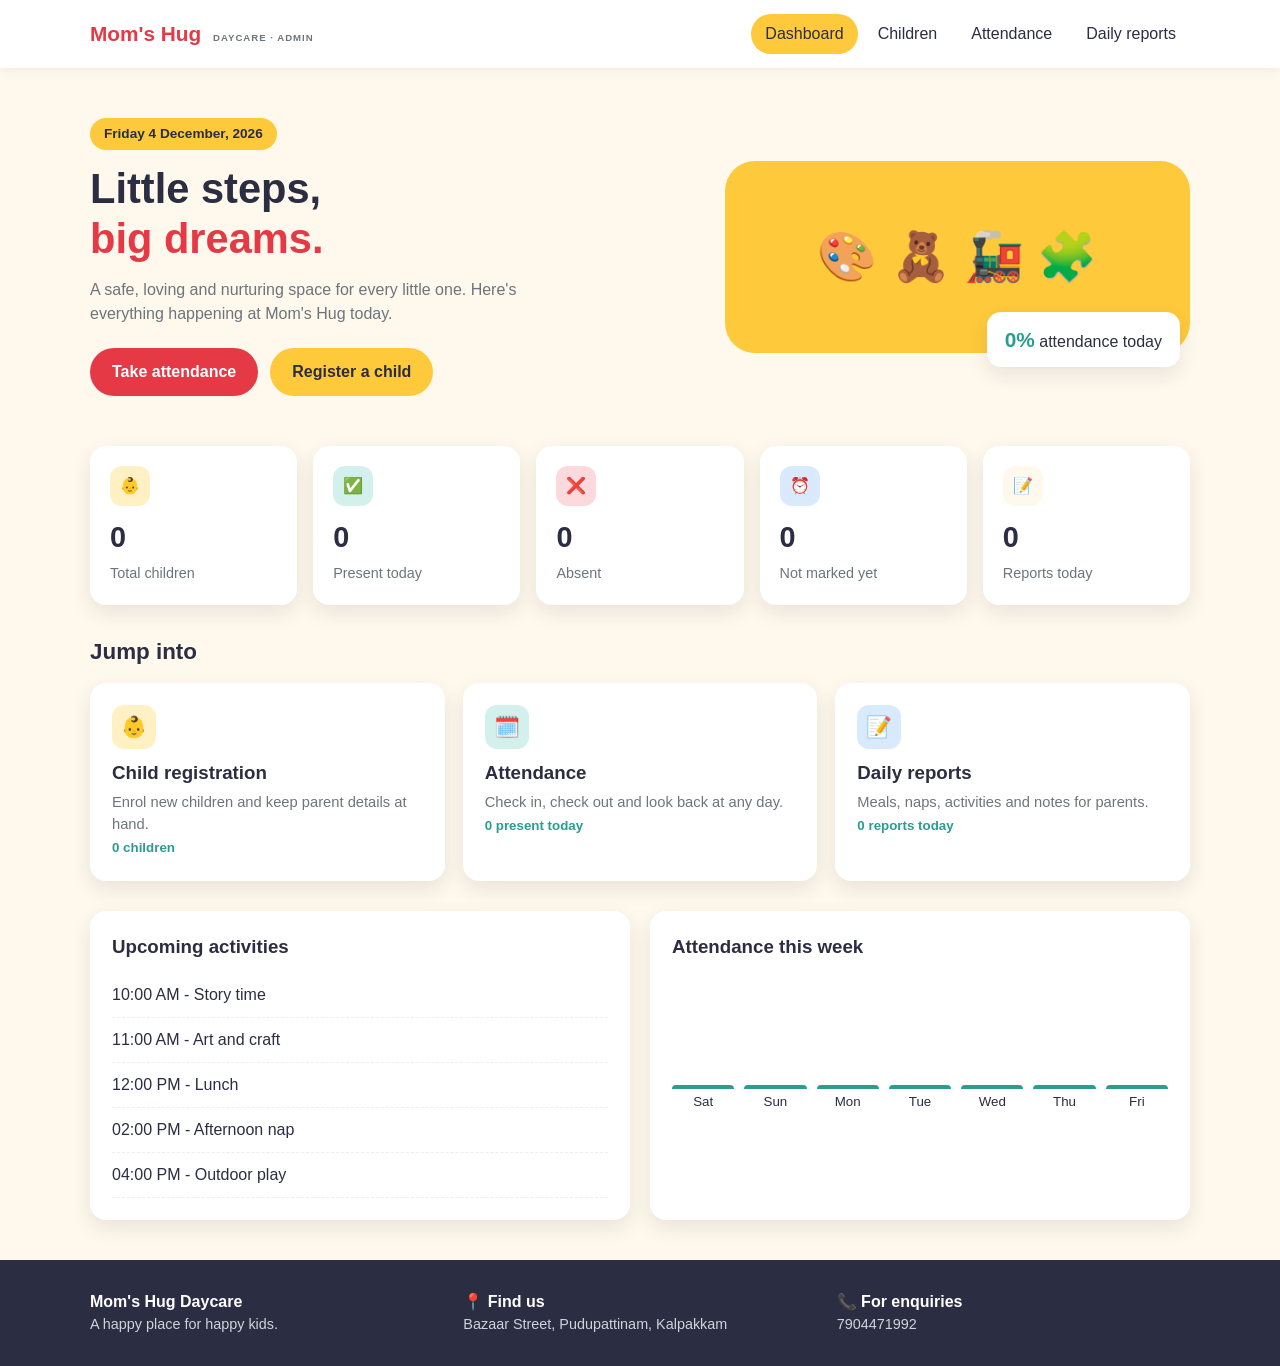
<file: index.html>
<!DOCTYPE html>
<html lang="en">
<head>
  <meta charset="UTF-8">
  <meta name="viewport" content="width=device-width, initial-scale=1.0">
  <title>Dashboard | Mom's Hug Daycare Admin</title>
  <link rel="stylesheet" href="dashboard.css">
</head>
<body>

  <header class="topbar">
    <div class="container topbar-inner">
      <a href="index.html" class="brand">Mom's Hug <small>DAYCARE · ADMIN</small></a>
      <button class="menu-btn" id="menuBtn" aria-label="Open menu">☰</button>
      <nav class="nav" id="nav">
        <a href="index.html" class="active">Dashboard</a>
        <a href="children.html">Children</a>
        <a href="attendance.html">Attendance</a>
        <a href="reports.html">Daily reports</a>
      </nav>
    </div>
  </header>

  <main class="container">
    <section class="hero">
      <div class="hero-text">
        <span class="pill-yellow" id="todayLabel"></span>
        <h1>Little steps,<br><span class="accent">big dreams.</span></h1>
        <p>A safe, loving and nurturing space for every little one. Here's everything happening at Mom's Hug today.</p>
        <div class="btn-row">
          <a href="attendance.html" class="btn btn-red">Take attendance</a>
          <a href="children.html" class="btn btn-yellow">Register a child</a>
        </div>
      </div>
      <div class="hero-art">
        <div class="hero-art-inner">🎨 🧸 🚂 🧩</div>
        <div class="float-badge"><strong id="pctBadge">0%</strong> attendance today</div>
      </div>
    </section>

    <div class="stats">
      <div class="stat"><span class="stat-icon yellow">👶</span><strong id="stTotal">0</strong><span>Total children</span></div>
      <div class="stat"><span class="stat-icon green">✅</span><strong id="stPresent">0</strong><span>Present today</span></div>
      <div class="stat"><span class="stat-icon red">❌</span><strong id="stAbsent">0</strong><span>Absent</span></div>
      <div class="stat"><span class="stat-icon blue">⏰</span><strong id="stNotMarked">0</strong><span>Not marked yet</span></div>
      <div class="stat"><span class="stat-icon">📝</span><strong id="stReports">0</strong><span>Reports today</span></div>
    </div>

    <h2 class="section-h">Jump into</h2>
    <div class="jump-grid">
      <a href="children.html" class="jump-card"><span class="jump-icon yellow">👶</span><h3>Child registration</h3><p>Enrol new children and keep parent details at hand.</p><small id="jumpChildren"></small></a>
      <a href="attendance.html" class="jump-card"><span class="jump-icon green">🗓️</span><h3>Attendance</h3><p>Check in, check out and look back at any day.</p><small id="jumpAttendance"></small></a>
      <a href="reports.html" class="jump-card"><span class="jump-icon blue">📝</span><h3>Daily reports</h3><p>Meals, naps, activities and notes for parents.</p><small id="jumpReports"></small></a>
    </div>

    <div class="two-col">
      <div class="card">
        <h3>Upcoming activities</h3>
        <ul class="schedule" id="schedule"></ul>
      </div>
      <div class="card">
        <h3>Attendance this week</h3>
        <div class="week-chart" id="weekChart"></div>
      </div>
    </div>
  </main>

  <footer class="footer">
    <div class="container footer-inner">
      <div><strong>Mom's Hug Daycare</strong><p>A happy place for happy kids.</p></div>
      <div><strong>📍 Find us</strong><p>Bazaar Street, Pudupattinam, Kalpakkam</p></div>
      <div><strong>📞 For enquiries</strong><p>7904471992</p></div>
    </div>
  </footer>

  <script src="dashboard.js"></script>
</body>
</html>
</file>
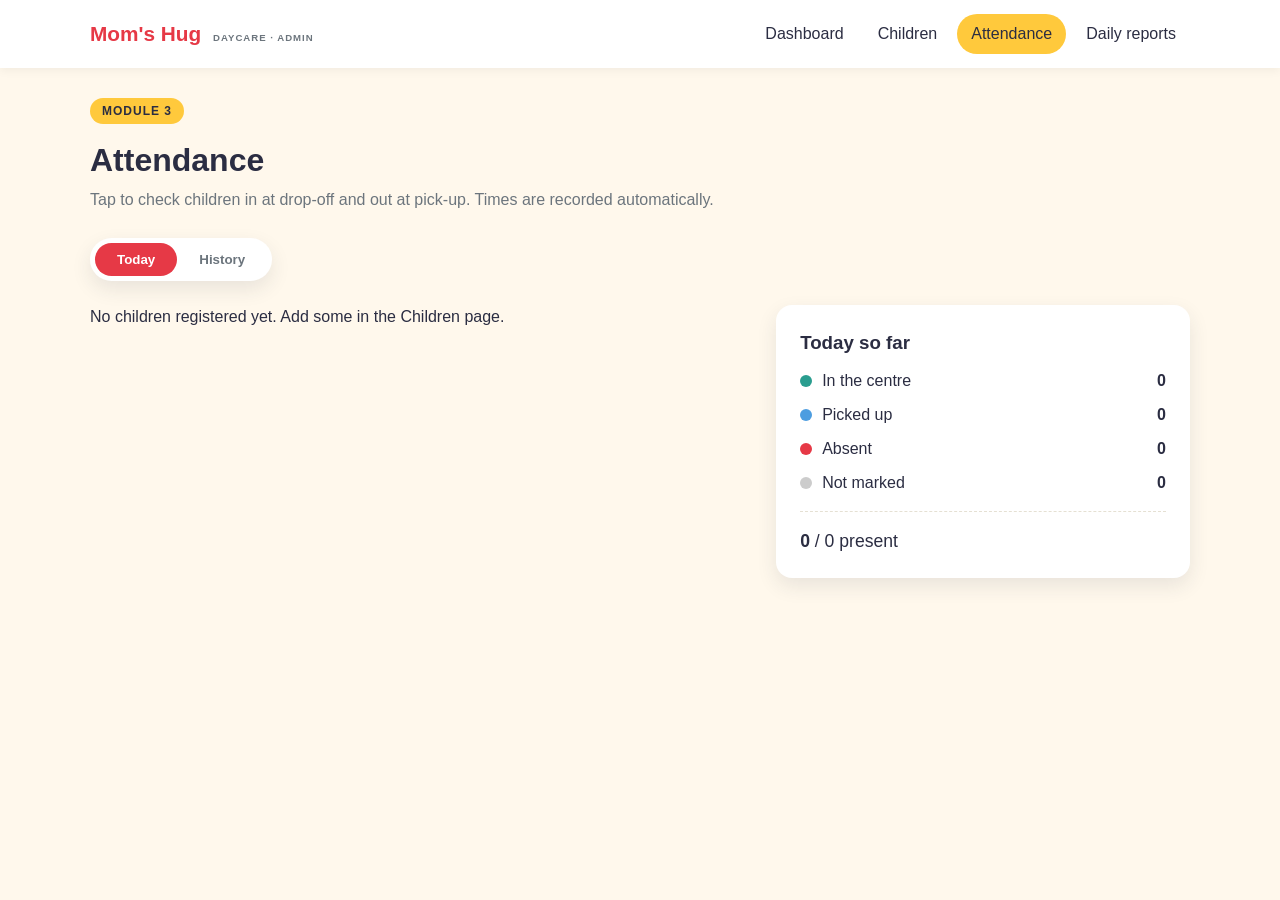
<file: attendance.html>
<!DOCTYPE html>
<html lang="en">
<head>
  <meta charset="UTF-8">
  <meta name="viewport" content="width=device-width, initial-scale=1.0">
  <title>Attendance | Mom's Hug Daycare Admin</title>
  <link rel="stylesheet" href="attendance.css">
</head>
<body>

  <header class="topbar">
    <div class="container topbar-inner">
      <a href="index.html" class="brand">Mom's Hug <small>DAYCARE · ADMIN</small></a>
      <button class="menu-btn" id="menuBtn" aria-label="Open menu">☰</button>
      <nav class="nav" id="nav">
        <a href="index.html">Dashboard</a>
        <a href="children.html">Children</a>
        <a href="attendance.html" class="active">Attendance</a>
        <a href="reports.html">Daily reports</a>
      </nav>
    </div>
  </header>

  <main class="container">
    <span class="module-tag">MODULE 3</span>
    <h1 class="page-title">Attendance</h1>
    <p class="page-sub">Tap to check children in at drop-off and out at pick-up. Times are recorded automatically.</p>

    <div class="tabs">
      <button class="tab active" data-tab="today">Today</button>
      <button class="tab" data-tab="history">History</button>
    </div>

    <!-- Today -->
    <div id="tab-today" class="two-col wide-left">
      <div class="att-list" id="attList"></div>
      <aside class="card summary">
        <h3>Today so far</h3>
        <ul class="legend">
          <li><span class="dot green"></span>In the centre <b id="sCentre">0</b></li>
          <li><span class="dot blue"></span>Picked up <b id="sPicked">0</b></li>
          <li><span class="dot red"></span>Absent <b id="sAbsent">0</b></li>
          <li><span class="dot grey"></span>Not marked <b id="sNot">0</b></li>
        </ul>
        <hr>
        <p class="big"><strong id="sPresent">0</strong> / <span id="sTotal">0</span> present</p>
      </aside>
    </div>

    <!-- History -->
    <div id="tab-history" hidden>
      <div class="card">
        <h3>Last 7 days</h3>
        <div class="table-wrap">
          <table class="history-table" id="historyTable"></table>
        </div>
        <p class="legend-inline">
          <span class="dot green"></span>Present
          <span class="dot red"></span>Absent
          <span class="dot ring"></span>Not marked
        </p>
      </div>

      <div class="card">
        <div class="list-head">
          <h3>Day details</h3>
          <label class="inline-date">Date <input type="date" id="histDate"></label>
        </div>
        <p class="muted" id="daySummary"></p>
        <div class="table-wrap">
          <table class="day-table">
            <thead>
              <tr><th>Child</th><th>Status</th><th>Check in</th><th>Check out</th><th>Time at centre</th></tr>
            </thead>
            <tbody id="dayBody"></tbody>
          </table>
        </div>
      </div>
    </div>
  </main>

  <script src="attendance.js"></script>
</body>
</html>
</file>
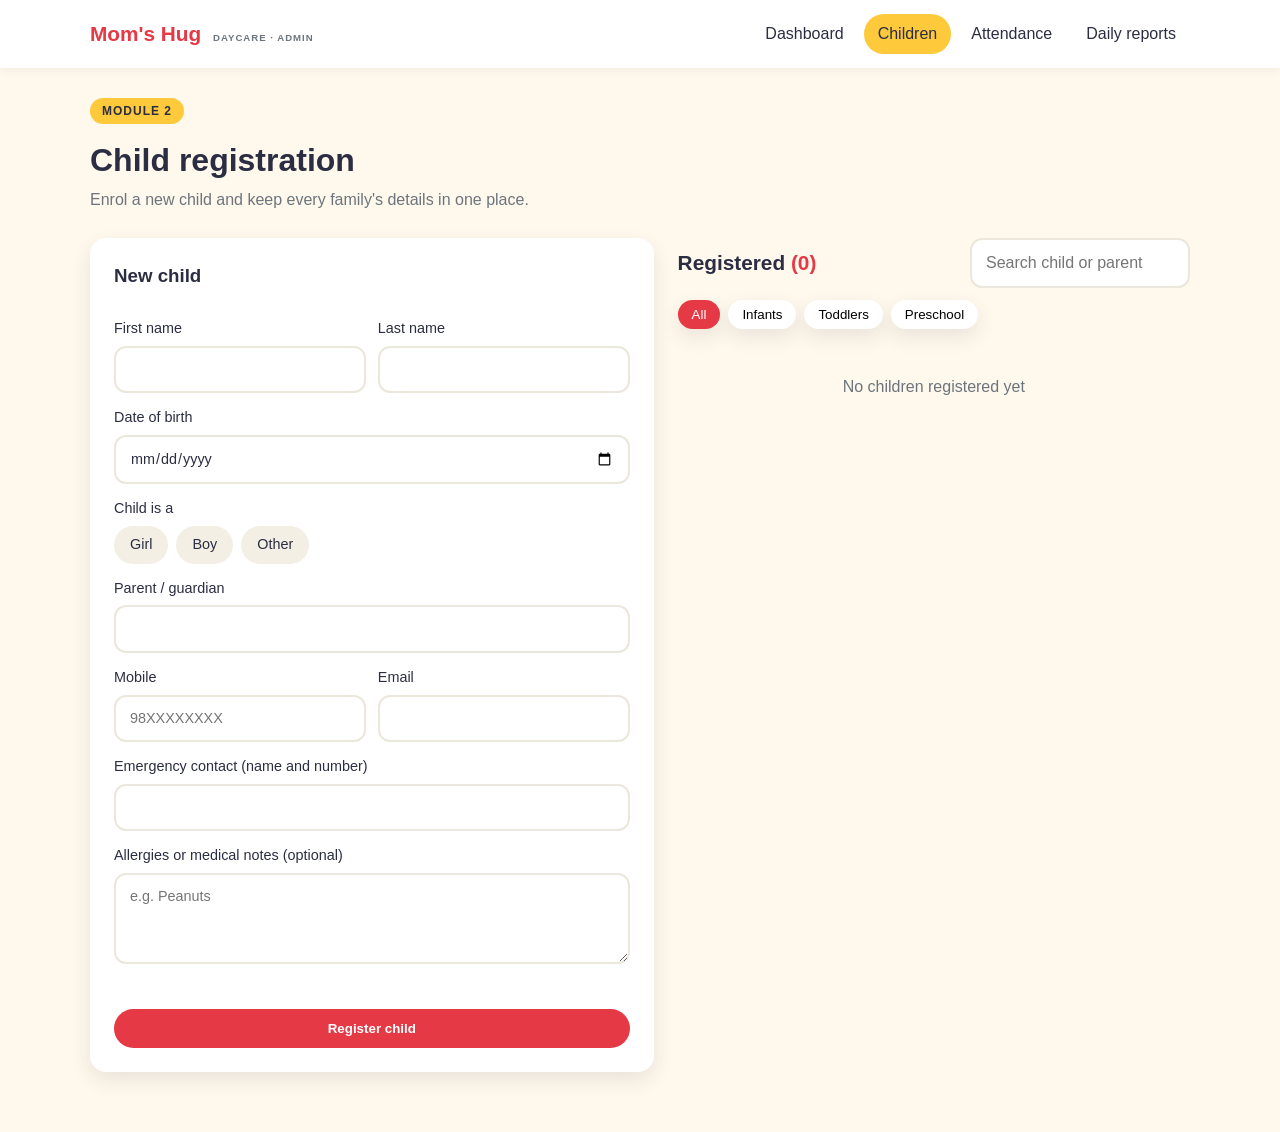
<file: children.html>
<!DOCTYPE html>
<html lang="en">
<head>
  <meta charset="UTF-8">
  <meta name="viewport" content="width=device-width, initial-scale=1.0">
  <title>Child Registration | Mom's Hug Daycare Admin</title>
  <link rel="stylesheet" href="children.css">
</head>
<body>

  <header class="topbar">
    <div class="container topbar-inner">
      <a href="index.html" class="brand">Mom's Hug <small>DAYCARE · ADMIN</small></a>
      <button class="menu-btn" id="menuBtn" aria-label="Open menu">☰</button>
      <nav class="nav" id="nav">
        <a href="index.html">Dashboard</a>
        <a href="children.html" class="active">Children</a>
        <a href="attendance.html">Attendance</a>
        <a href="reports.html">Daily reports</a>
      </nav>
    </div>
  </header>

  <main class="container">
    <span class="module-tag">MODULE 2</span>
    <h1 class="page-title">Child registration</h1>
    <p class="page-sub">Enrol a new child and keep every family's details in one place.</p>

    <div class="two-col wide-left">
      <form class="card" id="childForm" novalidate>
        <h3 class="form-title">New child</h3>
        <div class="field-row">
          <label>First name<input name="first" type="text" required></label>
          <label>Last name<input name="last" type="text" required></label>
        </div>
        <label>Date of birth<input name="dob" type="date" required></label>
        <fieldset class="radio-group">
          <legend>Child is a</legend>
          <label class="pill"><input type="radio" name="gender" value="Girl"><span>Girl</span></label>
          <label class="pill"><input type="radio" name="gender" value="Boy"><span>Boy</span></label>
          <label class="pill"><input type="radio" name="gender" value="Other"><span>Other</span></label>
        </fieldset>
        <label>Parent / guardian<input name="parent" type="text" required></label>
        <div class="field-row">
          <label>Mobile<input name="mobile" type="tel" placeholder="98XXXXXXXX" required></label>
          <label>Email<input name="email" type="email"></label>
        </div>
        <label>Emergency contact (name and number)<input name="emergency" type="text"></label>
        <label>Allergies or medical notes (optional)<textarea name="allergy" rows="3" placeholder="e.g. Peanuts"></textarea></label>
        <p class="error" id="childError"></p>
        <button type="submit" class="btn btn-red btn-block">Register child</button>
      </form>

      <div>
        <div class="list-head">
          <h2>Registered <span id="childCount" class="accent"></span></h2>
          <input type="search" id="childSearch" class="search" placeholder="Search child or parent">
        </div>
        <div class="filters" id="childFilters">
          <button class="chip active" data-group="all">All</button>
          <button class="chip" data-group="infants">Infants</button>
          <button class="chip" data-group="toddlers">Toddlers</button>
          <button class="chip" data-group="preschool">Preschool</button>
        </div>
        <div class="child-grid" id="childList"></div>
      </div>
    </div>
  </main>

  <script src="children.js"></script>
</body>
</html>
</file>
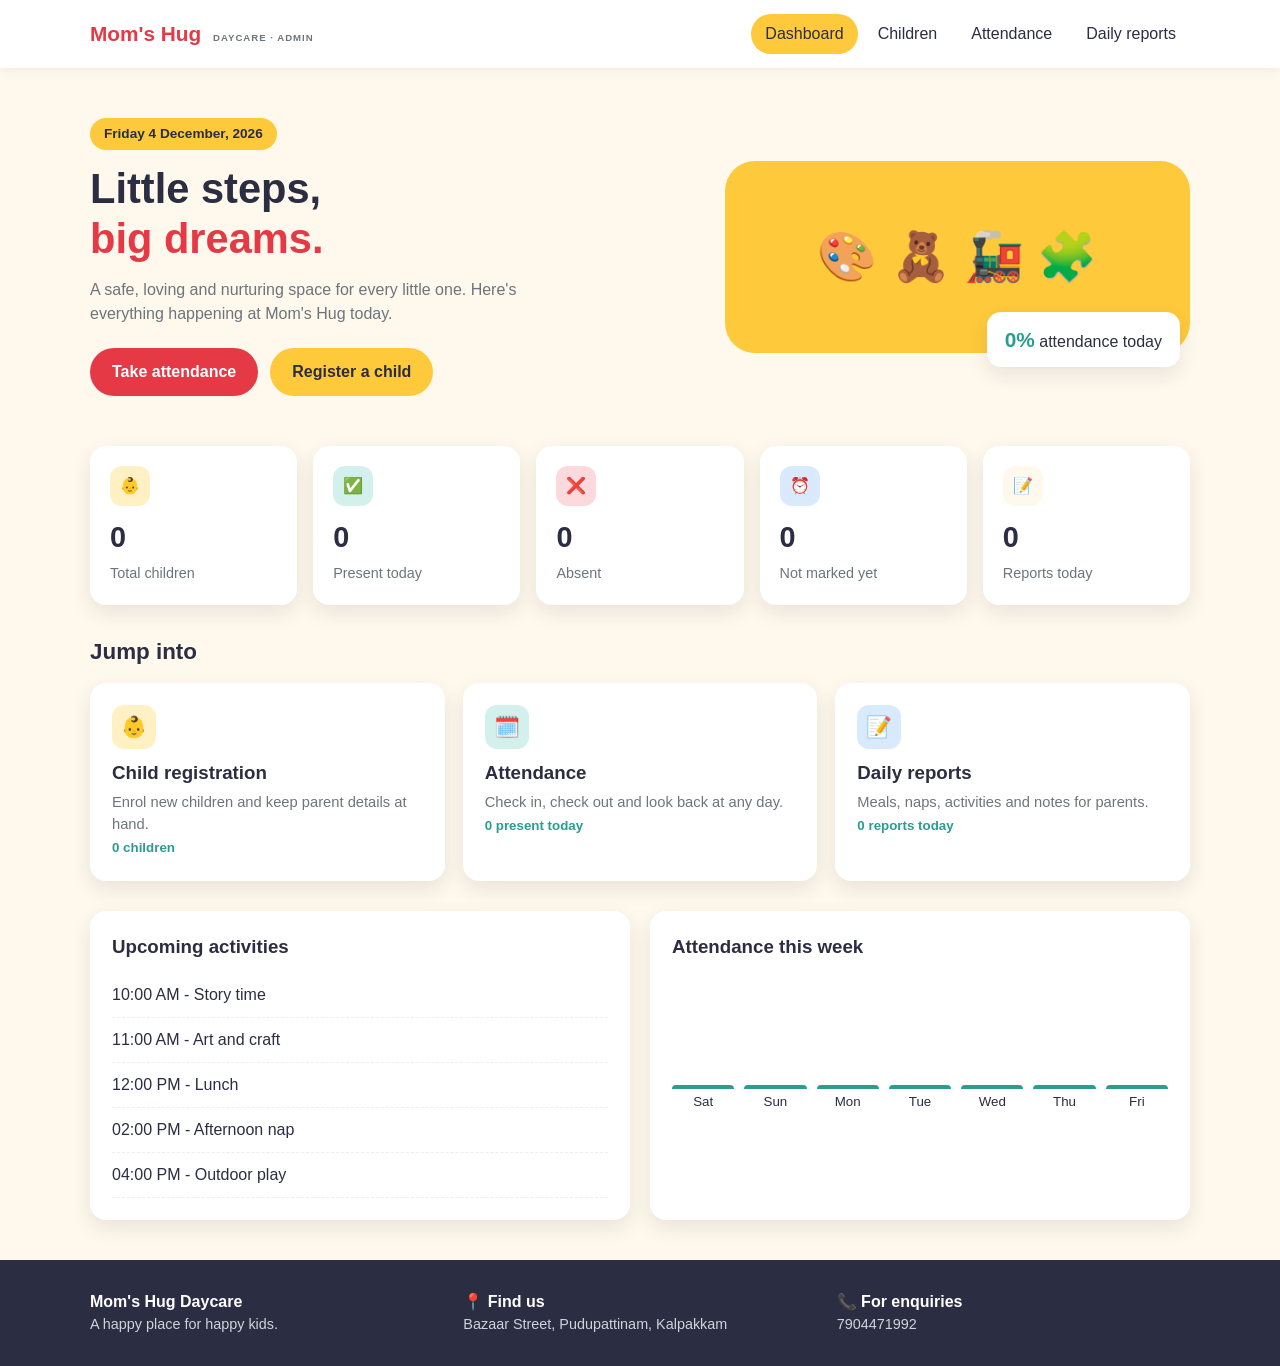
<file: dashboard.html>
<!DOCTYPE html>
<html lang="en">
<head>
  <meta charset="UTF-8">
  <meta name="viewport" content="width=device-width, initial-scale=1.0">
  <title>Dashboard | Mom's Hug Daycare Admin</title>
  <link rel="stylesheet" href="dashboard.css">
</head>
<body>

  <header class="topbar">
    <div class="container topbar-inner">
      <a href="dashboard.html" class="brand">Mom's Hug <small>DAYCARE · ADMIN</small></a>
      <button class="menu-btn" id="menuBtn" aria-label="Open menu">☰</button>
      <nav class="nav" id="nav">
        <a href="dashboard.html" class="active">Dashboard</a>
        <a href="children.html">Children</a>
        <a href="attendance.html">Attendance</a>
        <a href="reports.html">Daily reports</a>
      </nav>
    </div>
  </header>

  <main class="container">
    <section class="hero">
      <div class="hero-text">
        <span class="pill-yellow" id="todayLabel"></span>
        <h1>Little steps,<br><span class="accent">big dreams.</span></h1>
        <p>A safe, loving and nurturing space for every little one. Here's everything happening at Mom's Hug today.</p>
        <div class="btn-row">
          <a href="attendance.html" class="btn btn-red">Take attendance</a>
          <a href="children.html" class="btn btn-yellow">Register a child</a>
        </div>
      </div>
      <div class="hero-art">
        <div class="hero-art-inner">🎨 🧸 🚂 🧩</div>
        <div class="float-badge"><strong id="pctBadge">0%</strong> attendance today</div>
      </div>
    </section>

    <div class="stats">
      <div class="stat"><span class="stat-icon yellow">👶</span><strong id="stTotal">0</strong><span>Total children</span></div>
      <div class="stat"><span class="stat-icon green">✅</span><strong id="stPresent">0</strong><span>Present today</span></div>
      <div class="stat"><span class="stat-icon red">❌</span><strong id="stAbsent">0</strong><span>Absent</span></div>
      <div class="stat"><span class="stat-icon blue">⏰</span><strong id="stNotMarked">0</strong><span>Not marked yet</span></div>
      <div class="stat"><span class="stat-icon">📝</span><strong id="stReports">0</strong><span>Reports today</span></div>
    </div>

    <h2 class="section-h">Jump into</h2>
    <div class="jump-grid">
      <a href="children.html" class="jump-card"><span class="jump-icon yellow">👶</span><h3>Child registration</h3><p>Enrol new children and keep parent details at hand.</p><small id="jumpChildren"></small></a>
      <a href="attendance.html" class="jump-card"><span class="jump-icon green">🗓️</span><h3>Attendance</h3><p>Check in, check out and look back at any day.</p><small id="jumpAttendance"></small></a>
      <a href="reports.html" class="jump-card"><span class="jump-icon blue">📝</span><h3>Daily reports</h3><p>Meals, naps, activities and notes for parents.</p><small id="jumpReports"></small></a>
    </div>

    <div class="two-col">
      <div class="card">
        <h3>Upcoming activities</h3>
        <ul class="schedule" id="schedule"></ul>
      </div>
      <div class="card">
        <h3>Attendance this week</h3>
        <div class="week-chart" id="weekChart"></div>
      </div>
    </div>
  </main>

  <footer class="footer">
    <div class="container footer-inner">
      <div><strong>Mom's Hug Daycare</strong><p>A happy place for happy kids.</p></div>
      <div><strong>📍 Find us</strong><p>Bazaar Street, Pudupattinam, Kalpakkam</p></div>
      <div><strong>📞 For enquiries</strong><p>7904471992</p></div>
    </div>
  </footer>

  <script src="dashboard.js"></script>
</body>
</html>
</file>
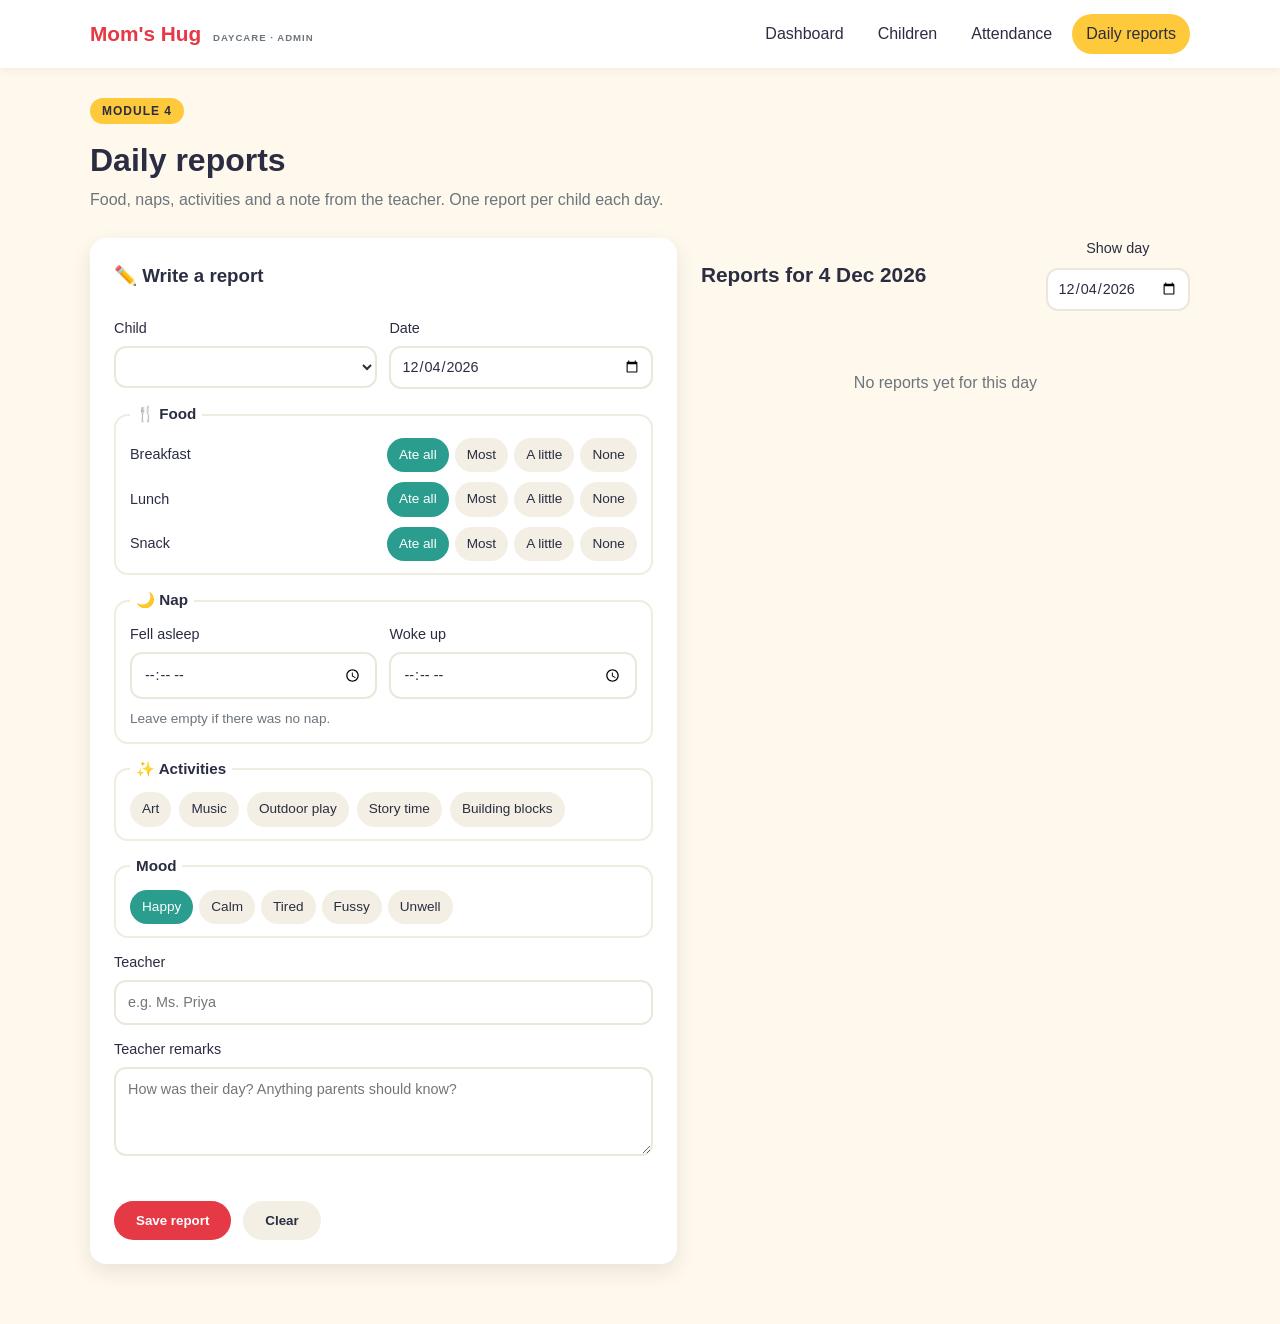
<file: reports.html>
<!DOCTYPE html>
<html lang="en">
<head>
  <meta charset="UTF-8">
  <meta name="viewport" content="width=device-width, initial-scale=1.0">
  <title>Daily Reports | Mom's Hug Daycare Admin</title>
  <link rel="stylesheet" href="reports.css">
</head>
<body>

  <header class="topbar">
    <div class="container topbar-inner">
      <a href="index.html" class="brand">Mom's Hug <small>DAYCARE · ADMIN</small></a>
      <button class="menu-btn" id="menuBtn" aria-label="Open menu">☰</button>
      <nav class="nav" id="nav">
        <a href="index.html">Dashboard</a>
        <a href="children.html">Children</a>
        <a href="attendance.html">Attendance</a>
        <a href="reports.html" class="active">Daily reports</a>
      </nav>
    </div>
  </header>

  <main class="container">
    <span class="module-tag">MODULE 4</span>
    <h1 class="page-title">Daily reports</h1>
    <p class="page-sub">Food, naps, activities and a note from the teacher. One report per child each day.</p>

    <div class="two-col wide-left">
      <form class="card" id="reportForm" novalidate>
        <h3 class="form-title">✏️ Write a report</h3>
        <div class="field-row">
          <label>Child
            <select name="childId" id="rChild" required></select>
          </label>
          <label>Date<input type="date" name="date" id="rDate" required></label>
        </div>

        <fieldset>
          <legend>🍴 Food</legend>
          <div class="meal-row">
            <span>Breakfast</span>
            <div class="seg">
              <label><input type="radio" name="breakfast" value="all" checked><span>Ate all</span></label>
              <label><input type="radio" name="breakfast" value="most"><span>Most</span></label>
              <label><input type="radio" name="breakfast" value="little"><span>A little</span></label>
              <label><input type="radio" name="breakfast" value="none"><span>None</span></label>
            </div>
          </div>
          <div class="meal-row">
            <span>Lunch</span>
            <div class="seg">
              <label><input type="radio" name="lunch" value="all" checked><span>Ate all</span></label>
              <label><input type="radio" name="lunch" value="most"><span>Most</span></label>
              <label><input type="radio" name="lunch" value="little"><span>A little</span></label>
              <label><input type="radio" name="lunch" value="none"><span>None</span></label>
            </div>
          </div>
          <div class="meal-row">
            <span>Snack</span>
            <div class="seg">
              <label><input type="radio" name="snack" value="all" checked><span>Ate all</span></label>
              <label><input type="radio" name="snack" value="most"><span>Most</span></label>
              <label><input type="radio" name="snack" value="little"><span>A little</span></label>
              <label><input type="radio" name="snack" value="none"><span>None</span></label>
            </div>
          </div>
        </fieldset>

        <fieldset>
          <legend>🌙 Nap</legend>
          <div class="field-row">
            <label>Fell asleep<input type="time" name="sleepFrom"></label>
            <label>Woke up<input type="time" name="sleepTo"></label>
          </div>
          <small class="muted">Leave empty if there was no nap.</small>
        </fieldset>

        <fieldset>
          <legend>✨ Activities</legend>
          <div class="chips" id="activityChips"></div>
        </fieldset>

        <fieldset>
          <legend>Mood</legend>
          <div class="seg">
            <label><input type="radio" name="mood" value="Happy" checked><span>Happy</span></label>
            <label><input type="radio" name="mood" value="Calm"><span>Calm</span></label>
            <label><input type="radio" name="mood" value="Tired"><span>Tired</span></label>
            <label><input type="radio" name="mood" value="Fussy"><span>Fussy</span></label>
            <label><input type="radio" name="mood" value="Unwell"><span>Unwell</span></label>
          </div>
        </fieldset>

        <label>Teacher<input type="text" name="teacher" placeholder="e.g. Ms. Priya" required></label>
        <label>Teacher remarks<textarea name="remarks" rows="3" placeholder="How was their day? Anything parents should know?"></textarea></label>

        <p class="error" id="reportError"></p>
        <div class="btn-row">
          <button type="submit" class="btn btn-red">Save report</button>
          <button type="button" class="btn btn-ghost" id="reportClear">Clear</button>
        </div>
      </form>

      <div>
        <div class="list-head">
          <h2 id="reportDayTitle"></h2>
          <label class="inline-date">Show day <input type="date" id="rDay"></label>
        </div>
        <div class="needs" id="needsBox"></div>
        <div id="reportList"></div>
      </div>
    </div>
  </main>

  <script src="reports.js"></script>
</body>
</html>
</file>
<file: dashboard.css>
:root {
  --red: #E63946;
  --yellow: #FFC93C;
  --green: #2A9D8F;
  --blue: #4D9DE0;
  --ink: #2B2D42;
  --muted: #6C757D;
  --bg: #FFF8EC;
  --card: #FFFFFF;
  --radius: 16px;
  --shadow: 0 8px 20px rgba(43, 45, 66, 0.1);
}

* { box-sizing: border-box; margin: 0; padding: 0; }
body { font-family: "Poppins", "Segoe UI", Arial, sans-serif; background: var(--bg); color: var(--ink); line-height: 1.5; }
a { color: inherit; text-decoration: none; }
.container { width: min(1100px, 92%); margin: 0 auto; }

/* Top bar */
.topbar { background: var(--card); box-shadow: 0 2px 10px rgba(0,0,0,0.06); position: sticky; top: 0; z-index: 50; }
.topbar-inner { display: flex; align-items: center; justify-content: space-between; padding: 14px 0; }
.brand { font-size: 1.3rem; font-weight: 700; color: var(--red); }
.brand small { font-size: 0.6rem; color: var(--muted); letter-spacing: 1px; margin-left: 6px; }
.nav { display: flex; gap: 6px; }
.nav a { padding: 8px 14px; border-radius: 20px; font-weight: 500; transition: background 0.2s; }
.nav a:hover, .nav a.active { background: var(--yellow); }
.menu-btn { display: none; background: none; border: none; font-size: 1.5rem; cursor: pointer; }

/* Hero */
.hero { display: flex; flex-wrap: wrap; align-items: center; justify-content: space-between; gap: 30px; padding: 50px 0 30px; }
.hero-text { flex: 1 1 420px; }
.hero-text h1 { font-size: 2.6rem; line-height: 1.2; margin: 14px 0; }
.accent { color: var(--red); }
.hero-text p { color: var(--muted); margin-bottom: 22px; max-width: 480px; }
.pill-yellow { display: inline-block; background: var(--yellow); padding: 6px 14px; border-radius: 20px; font-size: 0.85rem; font-weight: 600; }
.hero-art { flex: 1 1 280px; position: relative; text-align: center; }
.hero-art-inner { background: var(--yellow); border-radius: 30px; padding: 60px 20px; font-size: 3rem; }
.float-badge { position: absolute; bottom: -14px; right: 10px; background: var(--card); padding: 12px 18px; border-radius: 14px; box-shadow: var(--shadow); }
.float-badge strong { color: var(--green); font-size: 1.3rem; }

/* Buttons */
.btn-row { display: flex; gap: 12px; flex-wrap: wrap; }
.btn { display: inline-block; padding: 12px 22px; border-radius: 30px; font-weight: 600; border: none; cursor: pointer; transition: transform 0.2s; }
.btn:hover { transform: translateY(-2px); }
.btn-red { background: var(--red); color: #fff; }
.btn-yellow { background: var(--yellow); color: var(--ink); }

/* Stats */
.stats { display: grid; grid-template-columns: repeat(auto-fit, minmax(160px, 1fr)); gap: 16px; margin: 20px 0 30px; }
.stat { background: var(--card); border-radius: var(--radius); padding: 20px; box-shadow: var(--shadow); display: flex; flex-direction: column; gap: 4px; }
.stat strong { font-size: 1.8rem; }
.stat span:last-child { color: var(--muted); font-size: 0.9rem; }
.stat-icon { width: 40px; height: 40px; border-radius: 12px; display: grid; place-items: center; background: var(--bg); margin-bottom: 6px; }
.stat-icon.yellow { background: #FFF1C4; }
.stat-icon.green { background: #D4F0EC; }
.stat-icon.red { background: #FBD9DC; }
.stat-icon.blue { background: #D8EAFB; }

/* Jump cards */
.section-h { font-size: 1.4rem; margin-bottom: 14px; }
.jump-grid { display: grid; grid-template-columns: repeat(auto-fit, minmax(240px, 1fr)); gap: 18px; margin-bottom: 30px; }
.jump-card { background: var(--card); border-radius: var(--radius); padding: 22px; box-shadow: var(--shadow); transition: transform 0.2s; display: block; }
.jump-card:hover { transform: translateY(-4px); }
.jump-card h3 { margin: 10px 0 4px; }
.jump-card p { color: var(--muted); font-size: 0.92rem; }
.jump-card small { color: var(--green); font-weight: 600; }
.jump-icon { display: inline-grid; place-items: center; width: 44px; height: 44px; border-radius: 12px; font-size: 1.3rem; }
.jump-icon.yellow { background: #FFF1C4; }
.jump-icon.green { background: #D4F0EC; }
.jump-icon.blue { background: #D8EAFB; }

/* Cards */
.two-col { display: grid; grid-template-columns: 1fr 1fr; gap: 20px; margin-bottom: 30px; }
.card { background: var(--card); border-radius: var(--radius); padding: 22px; box-shadow: var(--shadow); }
.card h3 { margin-bottom: 12px; }
.schedule { list-style: none; }
.schedule li { padding: 10px 0; border-bottom: 1px dashed #eee; }
.week-chart { min-height: 140px; display: flex; align-items: flex-end; gap: 10px; }

/* Footer */
.footer { background: var(--ink); color: #fff; padding: 30px 0; margin-top: 40px; }
.footer-inner { display: grid; grid-template-columns: repeat(auto-fit, minmax(200px, 1fr)); gap: 20px; }
.footer p { color: #cfd3dc; font-size: 0.9rem; }

/* Responsive */
@media (max-width: 760px) {
  .menu-btn { display: block; }
  .nav { display: none; position: absolute; top: 60px; left: 0; right: 0; flex-direction: column; background: var(--card); padding: 10px; box-shadow: var(--shadow); }
  .nav.open { display: flex; }
  .two-col { grid-template-columns: 1fr; }
  .hero-text h1 { font-size: 2rem; }
}
</file>
<file: attendance.css>
:root {
  --red: #E63946;
  --yellow: #FFC93C;
  --green: #2A9D8F;
  --blue: #4D9DE0;
  --ink: #2B2D42;
  --muted: #6C757D;
  --bg: #FFF8EC;
  --card: #FFFFFF;
  --radius: 16px;
  --shadow: 0 8px 20px rgba(43, 45, 66, 0.1);
}

* { box-sizing: border-box; margin: 0; padding: 0; }
body { font-family: "Poppins", "Segoe UI", Arial, sans-serif; background: var(--bg); color: var(--ink); line-height: 1.5; }
a { color: inherit; text-decoration: none; }
.container { width: min(1100px, 92%); margin: 0 auto; padding: 30px 0 60px; }

/* Top bar */
.topbar { background: var(--card); box-shadow: 0 2px 10px rgba(0,0,0,0.06); position: sticky; top: 0; z-index: 50; }
.topbar-inner { display: flex; align-items: center; justify-content: space-between; padding: 14px 0; }
.brand { font-size: 1.3rem; font-weight: 700; color: var(--red); }
.brand small { font-size: 0.6rem; color: var(--muted); letter-spacing: 1px; margin-left: 6px; }
.nav { display: flex; gap: 6px; }
.nav a { padding: 8px 14px; border-radius: 20px; font-weight: 500; transition: background 0.2s; }
.nav a:hover, .nav a.active { background: var(--yellow); }
.menu-btn { display: none; background: none; border: none; font-size: 1.5rem; cursor: pointer; }

/* Page heading */
.module-tag { display: inline-block; background: var(--yellow); padding: 4px 12px; border-radius: 20px; font-size: 0.75rem; font-weight: 700; letter-spacing: 1px; }
.page-title { font-size: 2rem; margin: 12px 0 4px; }
.page-sub { color: var(--muted); margin-bottom: 26px; }

/* Tabs */
.tabs { display: inline-flex; background: #fff; padding: 5px; border-radius: 30px; box-shadow: var(--shadow); margin-bottom: 24px; }
.tab { border: none; background: none; padding: 9px 22px; border-radius: 26px; cursor: pointer; font-weight: 600; color: var(--muted); }
.tab.active { background: var(--red); color: #fff; }

/* Layout */
.two-col { display: grid; grid-template-columns: 1fr 1fr; gap: 24px; align-items: start; }
.wide-left { grid-template-columns: 1.6fr 1fr; }
.card { background: var(--card); border-radius: var(--radius); padding: 24px; box-shadow: var(--shadow); margin-bottom: 24px; }
.card h3 { margin-bottom: 12px; }
.muted { color: var(--muted); font-size: 0.9rem; }
.big { font-size: 1.1rem; margin-top: 10px; }

/* Attendance list */
.att-list { display: grid; gap: 12px; }
.att-row { display: flex; justify-content: space-between; align-items: center; background: var(--card); border-radius: var(--radius); padding: 14px 18px; box-shadow: var(--shadow); }
.att-row .info small { color: var(--muted); }
.att-buttons { display: flex; gap: 8px; }
.att-buttons button { border: none; padding: 8px 14px; border-radius: 20px; cursor: pointer; font-weight: 600; background: #f3efe4; }
.att-buttons button.in { background: var(--green); color: #fff; }
.att-buttons button.out { background: var(--blue); color: #fff; }
.att-buttons button.absent { background: var(--red); color: #fff; }

/* Summary */
.legend { list-style: none; display: grid; gap: 10px; }
.legend li { display: flex; align-items: center; gap: 10px; }
.legend b { margin-left: auto; }
.dot { width: 12px; height: 12px; border-radius: 50%; display: inline-block; }
.dot.green { background: var(--green); }
.dot.blue { background: var(--blue); }
.dot.red { background: var(--red); }
.dot.grey { background: #ccc; }
.dot.ring { border: 2px solid #aaa; background: transparent; }
.legend-inline { display: flex; gap: 14px; align-items: center; flex-wrap: wrap; margin-top: 12px; color: var(--muted); font-size: 0.9rem; }
hr { border: none; border-top: 1px dashed #e5e0d3; margin: 16px 0; }

/* Tables */
.table-wrap { overflow-x: auto; }
table { width: 100%; border-collapse: collapse; font-size: 0.92rem; }
th, td { padding: 10px 8px; text-align: left; border-bottom: 1px solid #f0ece2; }
th { color: var(--muted); font-weight: 600; }
.history-table td.cell { text-align: center; }
input[type="date"] { font: inherit; padding: 8px 10px; border: 2px solid #ece7db; border-radius: 10px; }
.inline-date { display: flex; align-items: center; gap: 8px; font-size: 0.9rem; }
.list-head { display: flex; justify-content: space-between; align-items: center; gap: 12px; flex-wrap: wrap; margin-bottom: 12px; }

@media (max-width: 760px) {
  .menu-btn { display: block; }
  .nav { display: none; position: absolute; top: 60px; left: 0; right: 0; flex-direction: column; background: var(--card); padding: 10px; box-shadow: var(--shadow); }
  .nav.open { display: flex; }
  .two-col, .wide-left { grid-template-columns: 1fr; }
  .att-row { flex-direction: column; align-items: flex-start; gap: 10px; }
}
</file>
<file: children.css>
:root {
  --red: #E63946;
  --yellow: #FFC93C;
  --green: #2A9D8F;
  --blue: #4D9DE0;
  --ink: #2B2D42;
  --muted: #6C757D;
  --bg: #FFF8EC;
  --card: #FFFFFF;
  --radius: 16px;
  --shadow: 0 8px 20px rgba(43, 45, 66, 0.1);
}

* { box-sizing: border-box; margin: 0; padding: 0; }
body { font-family: "Poppins", "Segoe UI", Arial, sans-serif; background: var(--bg); color: var(--ink); line-height: 1.5; }
a { color: inherit; text-decoration: none; }
.container { width: min(1100px, 92%); margin: 0 auto; padding: 30px 0 60px; }

/* Top bar */
.topbar { background: var(--card); box-shadow: 0 2px 10px rgba(0,0,0,0.06); position: sticky; top: 0; z-index: 50; }
.topbar-inner { display: flex; align-items: center; justify-content: space-between; padding: 14px 0; }
.brand { font-size: 1.3rem; font-weight: 700; color: var(--red); }
.brand small { font-size: 0.6rem; color: var(--muted); letter-spacing: 1px; margin-left: 6px; }
.nav { display: flex; gap: 6px; }
.nav a { padding: 8px 14px; border-radius: 20px; font-weight: 500; transition: background 0.2s; }
.nav a:hover, .nav a.active { background: var(--yellow); }
.menu-btn { display: none; background: none; border: none; font-size: 1.5rem; cursor: pointer; }

/* Page heading */
.module-tag { display: inline-block; background: var(--yellow); padding: 4px 12px; border-radius: 20px; font-size: 0.75rem; font-weight: 700; letter-spacing: 1px; }
.page-title { font-size: 2rem; margin: 12px 0 4px; }
.page-sub { color: var(--muted); margin-bottom: 26px; }
.accent { color: var(--red); }

/* Layout */
.two-col { display: grid; grid-template-columns: 1fr 1fr; gap: 24px; align-items: start; }
.wide-left { grid-template-columns: 1.1fr 1fr; }
.card { background: var(--card); border-radius: var(--radius); padding: 24px; box-shadow: var(--shadow); }
.form-title { margin-bottom: 14px; }

/* Form */
form.card { display: flex; flex-direction: column; gap: 14px; }
label { display: flex; flex-direction: column; gap: 6px; font-size: 0.9rem; font-weight: 500; }
input, select, textarea { font: inherit; padding: 11px 14px; border: 2px solid #ece7db; border-radius: 12px; background: #fff; color: var(--ink); }
input:focus, select:focus, textarea:focus { outline: none; border-color: var(--blue); }
.field-row { display: grid; grid-template-columns: 1fr 1fr; gap: 12px; }
.error { color: var(--red); font-weight: 600; min-height: 1.2em; font-size: 0.9rem; }
.muted { color: var(--muted); font-size: 0.85rem; }
.btn { display: inline-block; padding: 12px 22px; border-radius: 30px; font-weight: 600; border: none; cursor: pointer; transition: transform 0.2s; text-align: center; }
.btn:hover { transform: translateY(-2px); }
.btn-red { background: var(--red); color: #fff; }
.btn-block { width: 100%; }

fieldset { border: none; }
.radio-group { display: flex; flex-wrap: wrap; gap: 8px; align-items: center; }
.radio-group legend { font-size: 0.9rem; font-weight: 500; width: 100%; margin-bottom: 6px; }
.pill input { position: absolute; opacity: 0; pointer-events: none; }
.pill span { display: inline-block; padding: 8px 16px; border-radius: 20px; background: #f3efe4; cursor: pointer; transition: background 0.2s; font-weight: 500; }
.pill input:checked + span { background: var(--yellow); }
.pill { flex-direction: row; position: relative; }

/* List side */
.list-head { display: flex; justify-content: space-between; align-items: center; gap: 12px; flex-wrap: wrap; margin-bottom: 12px; }
.list-head h2 { font-size: 1.3rem; }
.search { width: 220px; }
.filters { display: flex; gap: 8px; flex-wrap: wrap; margin-bottom: 16px; }
.chip { border: none; background: #fff; padding: 7px 14px; border-radius: 20px; cursor: pointer; font-weight: 500; box-shadow: var(--shadow); }
.chip.active { background: var(--red); color: #fff; }

.child-grid { display: grid; gap: 12px; }
.child-card { background: var(--card); border-radius: var(--radius); padding: 16px 18px; box-shadow: var(--shadow); border-left: 6px solid var(--yellow); }
.child-card.toddler { border-left-color: var(--green); }
.child-card.preschool { border-left-color: var(--blue); }
.child-card h3 { font-size: 1.05rem; }
.child-card p { color: var(--muted); font-size: 0.88rem; }
.empty { color: var(--muted); text-align: center; padding: 30px; }

@media (max-width: 760px) {
  .menu-btn { display: block; }
  .nav { display: none; position: absolute; top: 60px; left: 0; right: 0; flex-direction: column; background: var(--card); padding: 10px; box-shadow: var(--shadow); }
  .nav.open { display: flex; }
  .two-col, .wide-left { grid-template-columns: 1fr; }
  .field-row { grid-template-columns: 1fr; }
}
</file>
<file: reports.css>
:root {
  --red: #E63946;
  --yellow: #FFC93C;
  --green: #2A9D8F;
  --blue: #4D9DE0;
  --ink: #2B2D42;
  --muted: #6C757D;
  --bg: #FFF8EC;
  --card: #FFFFFF;
  --radius: 16px;
  --shadow: 0 8px 20px rgba(43, 45, 66, 0.1);
}

* { box-sizing: border-box; margin: 0; padding: 0; }
body { font-family: "Poppins", "Segoe UI", Arial, sans-serif; background: var(--bg); color: var(--ink); line-height: 1.5; }
a { color: inherit; text-decoration: none; }
.container { width: min(1100px, 92%); margin: 0 auto; padding: 30px 0 60px; }

/* Top bar */
.topbar { background: var(--card); box-shadow: 0 2px 10px rgba(0,0,0,0.06); position: sticky; top: 0; z-index: 50; }
.topbar-inner { display: flex; align-items: center; justify-content: space-between; padding: 14px 0; }
.brand { font-size: 1.3rem; font-weight: 700; color: var(--red); }
.brand small { font-size: 0.6rem; color: var(--muted); letter-spacing: 1px; margin-left: 6px; }
.nav { display: flex; gap: 6px; }
.nav a { padding: 8px 14px; border-radius: 20px; font-weight: 500; transition: background 0.2s; }
.nav a:hover, .nav a.active { background: var(--yellow); }
.menu-btn { display: none; background: none; border: none; font-size: 1.5rem; cursor: pointer; }

/* Page heading */
.module-tag { display: inline-block; background: var(--yellow); padding: 4px 12px; border-radius: 20px; font-size: 0.75rem; font-weight: 700; letter-spacing: 1px; }
.page-title { font-size: 2rem; margin: 12px 0 4px; }
.page-sub { color: var(--muted); margin-bottom: 26px; }

/* Layout */
.two-col { display: grid; grid-template-columns: 1fr 1fr; gap: 24px; align-items: start; }
.wide-left { grid-template-columns: 1.2fr 1fr; }
.card { background: var(--card); border-radius: var(--radius); padding: 24px; box-shadow: var(--shadow); }
.form-title { margin-bottom: 14px; }

/* Form */
form.card { display: flex; flex-direction: column; gap: 14px; }
label { display: flex; flex-direction: column; gap: 6px; font-size: 0.9rem; font-weight: 500; }
input, select, textarea { font: inherit; padding: 10px 12px; border: 2px solid #ece7db; border-radius: 12px; background: #fff; color: var(--ink); }
input:focus, select:focus, textarea:focus { outline: none; border-color: var(--blue); }
input[type="radio"] { width: auto; }
.field-row { display: grid; grid-template-columns: 1fr 1fr; gap: 12px; }
fieldset { border: 2px solid #f1ece0; border-radius: 14px; padding: 12px 14px; display: flex; flex-direction: column; gap: 10px; }
legend { font-weight: 600; padding: 0 6px; font-size: 0.95rem; }
.muted { color: var(--muted); font-size: 0.85rem; }
.error { color: var(--red); font-weight: 600; min-height: 1.2em; font-size: 0.9rem; }

/* Meal rows and segmented buttons */
.meal-row { display: flex; justify-content: space-between; align-items: center; gap: 10px; flex-wrap: wrap; }
.meal-row > span { font-weight: 500; font-size: 0.9rem; }
.seg { display: flex; flex-wrap: wrap; gap: 6px; }
.seg label { flex-direction: row; align-items: center; }
.seg input { position: absolute; opacity: 0; pointer-events: none; }
.seg span { display: inline-block; padding: 7px 12px; border-radius: 18px; background: #f3efe4; cursor: pointer; font-size: 0.85rem; font-weight: 500; transition: background 0.2s; }
.seg input:checked + span { background: var(--green); color: #fff; }
.seg label { position: relative; }

/* Activity chips */
.chips { display: flex; flex-wrap: wrap; gap: 8px; }
.chips label { flex-direction: row; }
.chips input { position: absolute; opacity: 0; pointer-events: none; }
.chips span { padding: 7px 12px; border-radius: 18px; background: #f3efe4; cursor: pointer; font-size: 0.85rem; }
.chips input:checked + span { background: var(--yellow); }
.chips label { position: relative; }

.btn-row { display: flex; gap: 12px; flex-wrap: wrap; }
.btn { display: inline-block; padding: 12px 22px; border-radius: 30px; font-weight: 600; border: none; cursor: pointer; transition: transform 0.2s; }
.btn:hover { transform: translateY(-2px); }
.btn-red { background: var(--red); color: #fff; }
.btn-ghost { background: #f3efe4; color: var(--ink); }

/* Right side */
.list-head { display: flex; justify-content: space-between; align-items: center; gap: 12px; flex-wrap: wrap; margin-bottom: 14px; }
.list-head h2 { font-size: 1.3rem; }
.inline-date { display: flex; align-items: center; gap: 8px; font-size: 0.9rem; }
input[type="date"] { padding: 8px 10px; }
.needs { display: flex; gap: 10px; flex-wrap: wrap; margin-bottom: 16px; }
.need-chip { background: #FBD9DC; color: var(--red); padding: 6px 12px; border-radius: 18px; font-size: 0.85rem; font-weight: 600; }
.report-card { background: var(--card); border-radius: var(--radius); padding: 18px; box-shadow: var(--shadow); margin-bottom: 14px; border-left: 6px solid var(--green); }
.report-card h3 { font-size: 1.05rem; margin-bottom: 6px; }
.report-card p { font-size: 0.9rem; color: var(--muted); }
.empty { text-align: center; color: var(--muted); padding: 30px; }

@media (max-width: 760px) {
  .menu-btn { display: block; }
  .nav { display: none; position: absolute; top: 60px; left: 0; right: 0; flex-direction: column; background: var(--card); padding: 10px; box-shadow: var(--shadow); }
  .nav.open { display: flex; }
  .two-col, .wide-left { grid-template-columns: 1fr; }
  .field-row { grid-template-columns: 1fr; }
}
</file>
